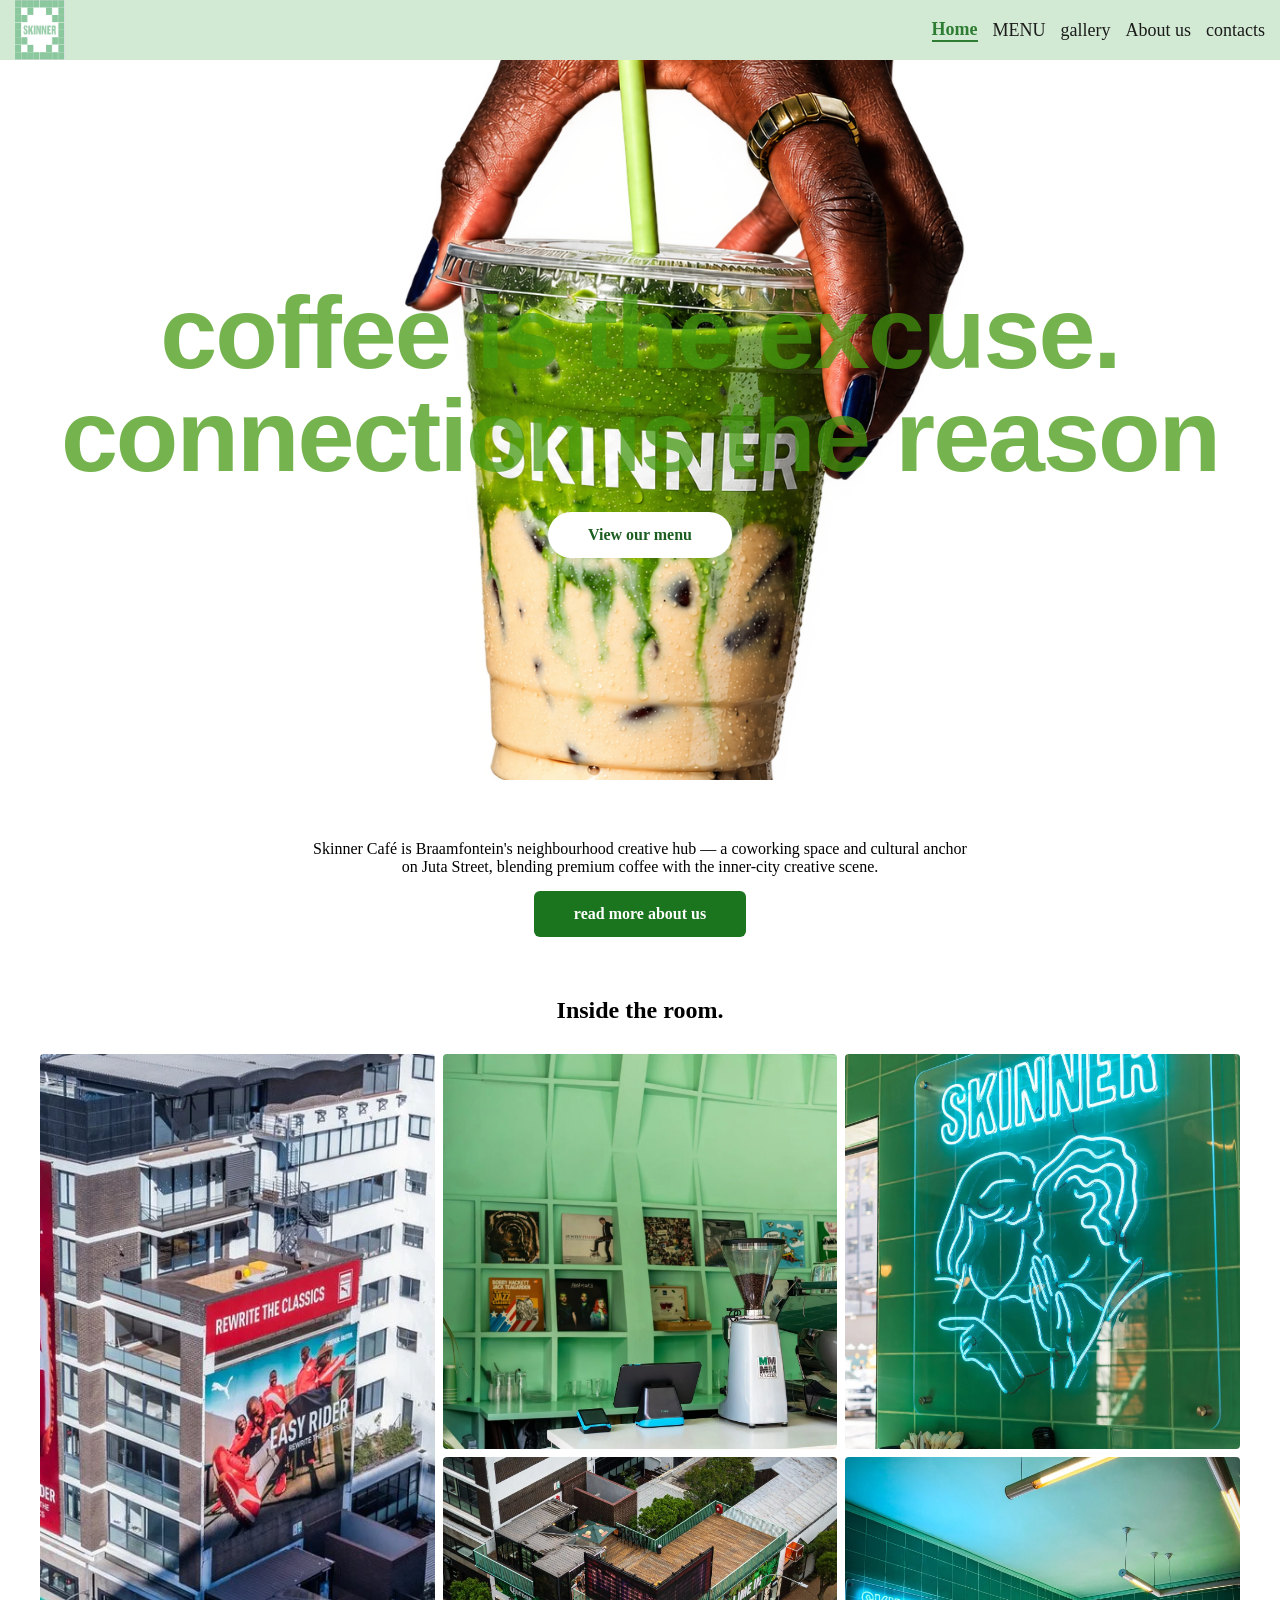
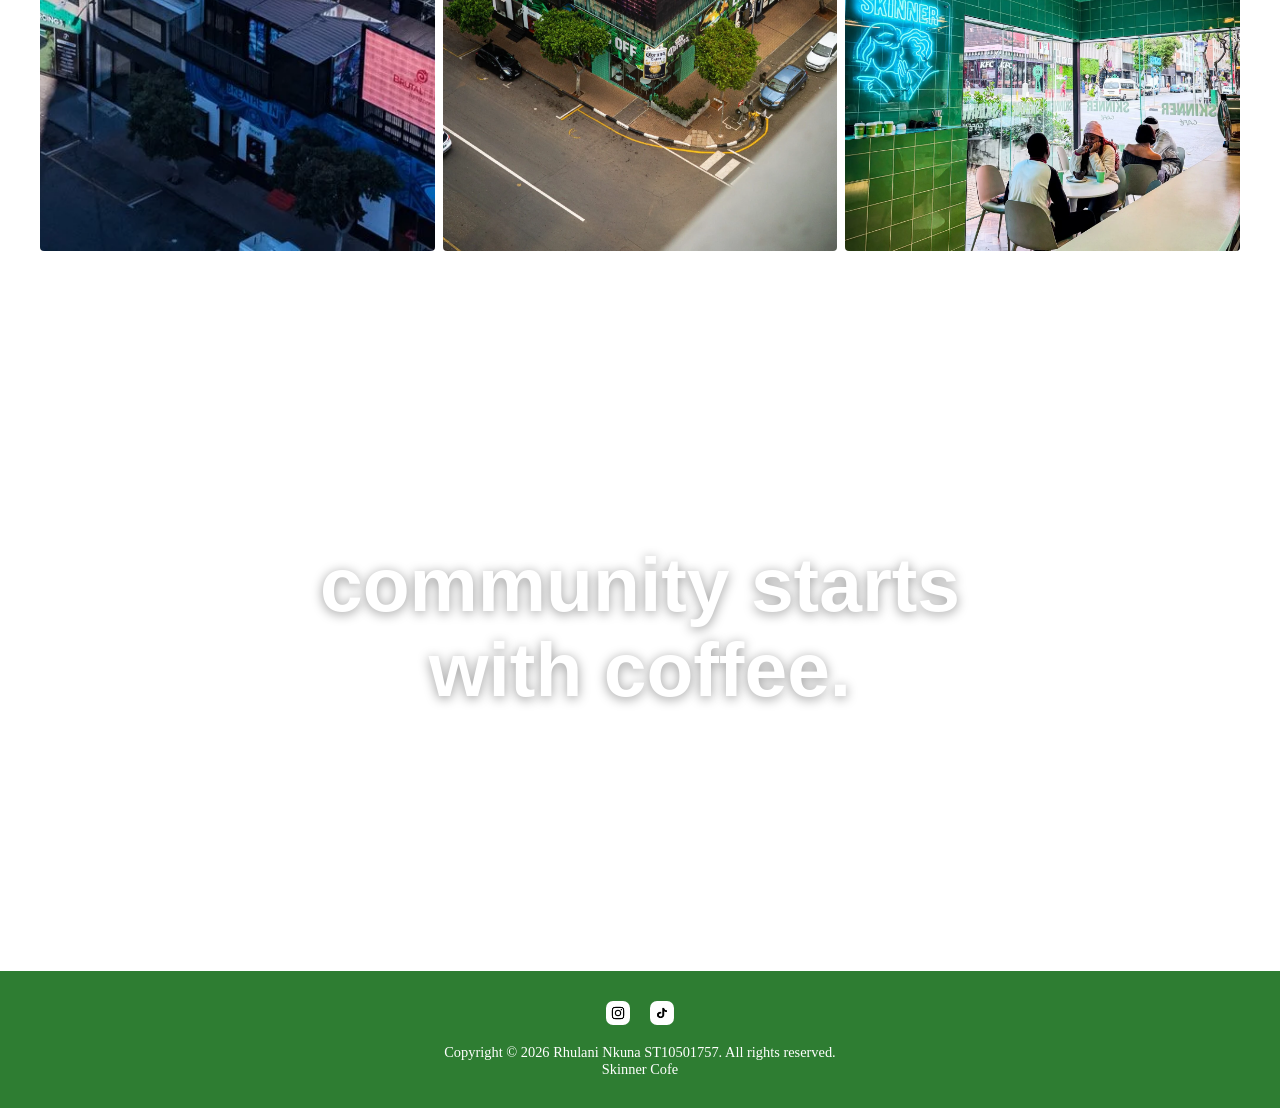
<file: Index.html>
<!DOCTYPE html>
<html lang="en">
<head>
    <meta charset="UTF-8">
    <meta name="viewport" content="width=device-width, initial-scale=1.0">
    <meta name="description" content="Skinner Café is Braamfontein's neighbourhood creative hub on Juta Street: premium coffee, freezos, breakfast and a coworking space for students and creatives.">
    <meta name="keywords" content="Cofe,Cofe shop,Cofe shope at bram">
    <meta name="author" content="Rhulani">
    <title>Skinner Café | Coffee Shop &amp; Coworking Space in Braamfontein</title>
    <link rel="stylesheet" href="CSS/Style.css">
    <script src="JS/javascreapt.js" defer></script>
</head>
 <!--HEADER Displays the Skinner Cafe logo at the top of every page-->
<body >
    <div class="box">
    
    <!--NAVIGATION-->
    <nav>
         <div class="LOGO">
        <img src="Images/LOGO.jpg" style="width: 50px; height: 60px;" alt="">
        
        </div>
       <div class="navigations">
            <ul >
                <a href="Index.html">Home</a>
                <a href="Menu.html">MENU</a>
                <a href="gallery.html">gallery</a>
                <a href="About.html">About us</a>
                <a href="contacts.html">contacts</a>
            </ul>
        </div>
    </nav>
    <!--MAIN CONTENT-->
    <main>
        <!--HERO SECTION-->

        <div class="hero-section">

            <img src="Images/landing page bg.png" alt="" class="hero-bg">

            <div class="hero-content">
                <h1>Coffee is the excuse. <br/> Connection is the reason</h1>
                <a href="Menu.html" class="hero-btn">View our menu</a>
            </div>

    </div>
    <!--INTRO / ABOUT TEASER-->
     
    <div class="home-intro">
        <p>Skinner Café is Braamfontein's neighbourhood creative hub —
             a coworking space and cultural anchor on Juta Street, blending premium 
             coffee with the inner-city creative scene.</p>
        <a href="about.html" class="read-more">read more about us</a>
    </div>

    <div class="heading"><h2>Inside the room.</h2></div-class>

    <div class="parent">  
        <div class="div1"><img src="Images/deck.webp" alt=""></div>
        <div class="div2"><img src="Images/skinner-1.webp" alt=""></div>
        <div class="div3"><img src="Images/skinner-2.webp" alt=""></div>
        <div class="div4"><img src="Images/skinner-3.webp" alt=""></div>
        <div class="div5"><img src="Images/skinner-5.webp" alt=""></div>
    </div>
    

   <div class="com">
    <div class="com-inner">
        <div class="com1">
            <video autoplay loop muted playsinline>
                <source src="Images/com-1.mp4">
            </video>
        </div>
        <div class="com2">
            <video autoplay loop muted playsinline>
                <source src="Images/com-2.mp4">
            </video>
        </div>
        <div class="com-text">
            <h2>community starts<br>with coffee.</h2>
        </div>
    </div>
</div>

    </main>
    <footer>
       <div class="footer-content">
        <div class="social-links">
            <a href="https://www.instagram.com/skinner_cafe/?hl=en" target="_blank" aria-label="Instagram">
                <img src="Images/instagram-icon.jpg" alt="Instagram">
            </a>
            <a href="https://www.tiktok.com/@playbraam" target="_blank" aria-label="TikTok">
                <img src="Images/tiktok-icon.jpg" alt="TikTok">
            </a>
        </div>
        <p class="copyright">Copyright © 2026 Rhulani Nkuna ST10501757. All rights reserved. <br> Skinner Cofe</p>
    </div>
    </footer>
</div>

</body>
</html>
</file>
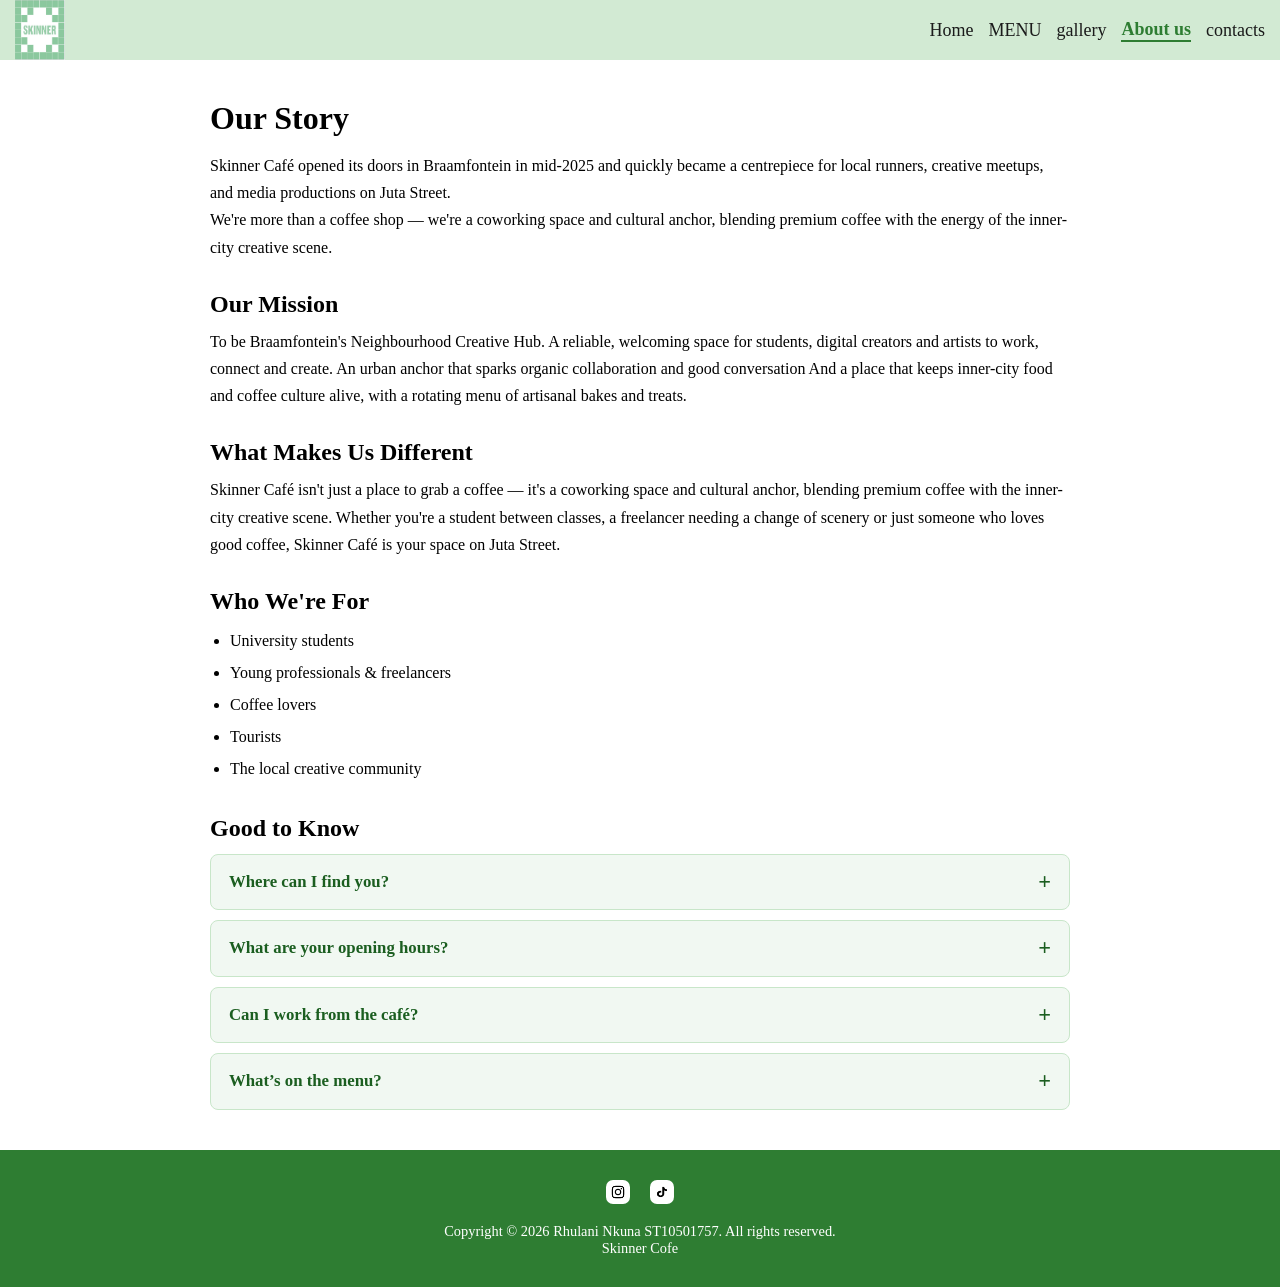
<file: About.html>
<!DOCTYPE html>
<html lang="en">
<head>
    <meta charset="UTF-8">
    <meta name="viewport" content="width=device-width, initial-scale=1.0">
    <meta name="description" content="Skinner Café opened in Braamfontein in mid-2025 as a coffee shop, coworking space and cultural anchor for students, freelancers and creatives on Juta Street.">
    <meta name="keywords" content="Cofe,Cofe shop,Cofe shope at bram">
    <meta name="author" content="Rhulani">
    <title>About Us | Braamfontein's Creative Hub | Skinner Café</title>
    <link rel="stylesheet" href="CSS/StyleAboutus.css">
    <script src="JS/javascreapt.js"defer></script>
</head>
<body>
    <div class="box">
       
    <!--NAVIGATION-->
    <nav>
         <div class="LOGO">
        <img src="Images/LOGO.jpg" style="width: 50px; height: 60px;" alt="">
        </div>
       <div class="navigations">
            <ul >
                <a href="Index.html">Home</a>
                <a href="Menu.html">MENU</a>
                <a href="gallery.html">gallery</a>
                <a href="About.html">About us</a>
                <a href="contacts.html">contacts</a>
            </ul>
        </div>
    </nav>
    <!--MAIN CONTENT-->
    <main>
        <div class="about-section">
            <!-- Page heading + short history/intro -->
            <h1>Our Story</h1>
            <p>Skinner Café opened its doors in Braamfontein in mid-2025 and quickly became a centrepiece for local runners, creative meetups, and media productions on Juta Street.</p>
            <p>We're more than a coffee shop — we're a coworking space and cultural anchor, blending premium coffee with the energy of the inner-city creative scene.</p>
            <!--MISSION-->
            <div class="about-block">
                <h2>Our Mission</h2>
                <p>To be Braamfontein's Neighbourhood Creative Hub. A reliable, welcoming space for students, digital creators and artists to work, connect and create. 
                    An urban anchor that sparks organic collaboration and good conversation And a place that keeps inner-city food and coffee culture alive, with a rotating menu of artisanal bakes and treats.</p>
            </div>
            <!-- DIFFERENTIATOR-->
            <div class="about-block">
                <h2>What Makes Us Different</h2>
                <p>Skinner Café isn't just a place to grab a coffee — it's a coworking space and cultural anchor, blending premium coffee with the inner-city creative scene.
                     Whether you're a student between classes, a freelancer needing a change of scenery or just someone who loves good coffee, Skinner Café is your space on Juta Street.</p>
            </div>
            <!--TARGET AUDIENCE-->
            <div class="about-block">
                <h2>Who We're For</h2>
                <ul class="about-list">
                    <li>University students</li>
                    <li>Young professionals & freelancers</li>
                    <li>Coffee lovers</li>
                    <li>Tourists</li>
                    <li>The local creative community</li>
                </ul>
            </div>
                        <!--TARGET AUDIENCE-->
            

            <!--ACCORDION: quick answers-->
            <div class="accordion">
                <h2>Good to Know</h2>

                <div class="accordion-item">
                    <button class="accordion-header" type="button" aria-expanded="false">
                        <span>Where can I find you?</span><span class="accordion-icon">+</span>
                    </button>
                    <div class="accordion-panel">
                        <div class="accordion-panel-inner">
                            We're at 70 Juta St, Braamfontein, Johannesburg, 2001.
                        </div>
                    </div>
                </div>

                <div class="accordion-item">
                    <button class="accordion-header" type="button" aria-expanded="false">
                        <span>What are your opening hours?</span><span class="accordion-icon">+</span>
                    </button>
                    <div class="accordion-panel">
                        <div class="accordion-panel-inner">
                            Monday to Friday: 7:30AM &ndash; 6PM<br>
                            Saturday: 8AM &ndash; 5PM<br>
                            Sunday: Closed
                        </div>
                    </div>
                </div>

                <div class="accordion-item">
                    <button class="accordion-header" type="button" aria-expanded="false">
                        <span>Can I work from the caf&eacute;?</span><span class="accordion-icon">+</span>
                    </button>
                    <div class="accordion-panel">
                        <div class="accordion-panel-inner">
                            Yes. Skinner Caf&eacute; is a coworking space as well as a coffee shop, built for students, freelancers and creators who want a change of scenery.
                        </div>
                    </div>
                </div>

                <div class="accordion-item">
                    <button class="accordion-header" type="button" aria-expanded="false">
                        <span>What&rsquo;s on the menu?</span><span class="accordion-icon">+</span>
                    </button>
                    <div class="accordion-panel">
                        <div class="accordion-panel-inner">
                            Premium coffee, iced lattes, freezos (including our signature Skinner Freezo), tea, soft drinks and breakfast bites. Browse the full <a href="Menu.html">menu</a>.
                        </div>
                    </div>
                </div>
            </div>
 
        </div>
    </main>
    <!--Social links and copyright. Shared across every page.-->
    <footer>
         <div class="footer-content">
        <div class="social-links">
            <a href="https://www.instagram.com/skinner_cafe/?hl=en" target="_blank" aria-label="Instagram">
                <img src="Images/instagram-icon.jpg" alt="Instagram">
            </a>
            <a href="https://www.tiktok.com/@playbraam" target="_blank" aria-label="TikTok">
                <img src="Images/tiktok-icon.jpg" alt="TikTok">
            </a>
        </div>
        <p class="copyright">Copyright © 2026 Rhulani Nkuna ST10501757. All rights reserved. <br> Skinner Cofe</p>
    </div>
    </footer>

</body>
</html>
</file>
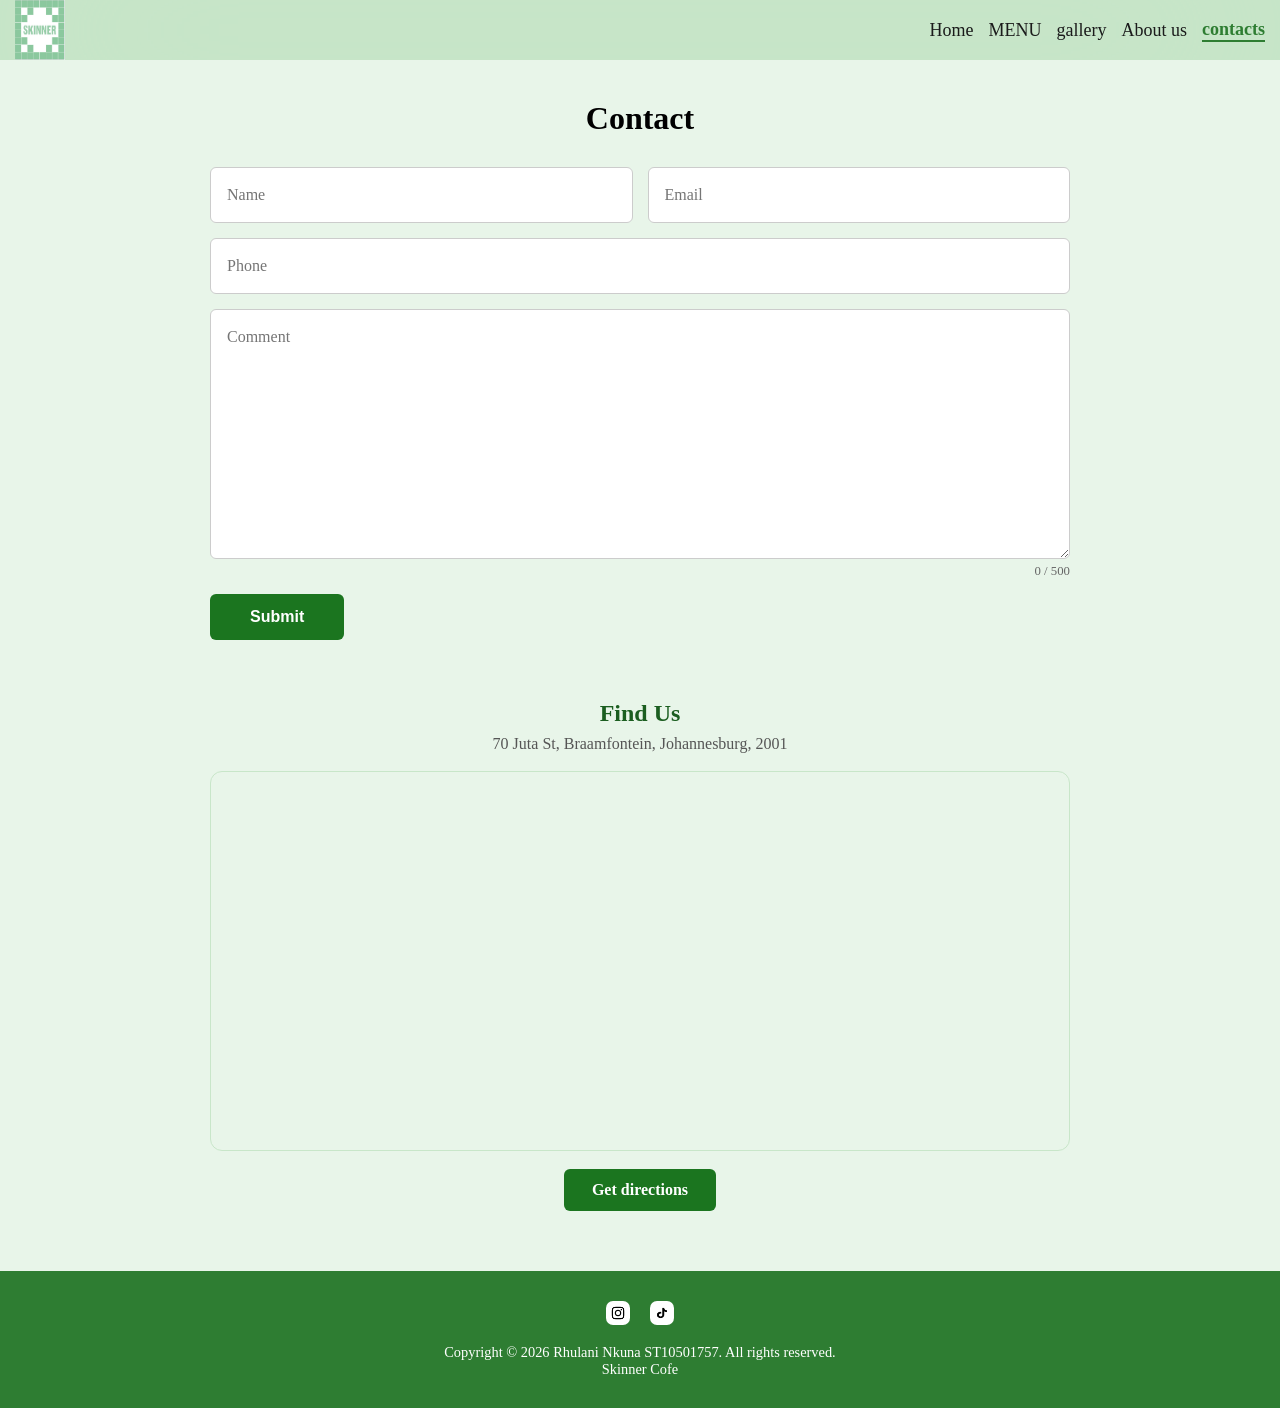
<file: contacts.html>
<!DOCTYPE html>
<html lang="en">
<head>
    <meta charset="UTF-8">
    <meta name="viewport" content="width=device-width, initial-scale=1.0">
    <meta name="description" content="Get in touch with Skinner Café or find us at 70 Juta St, Braamfontein, Johannesburg. Opening hours, map and enquiry form.">
    <meta name="keywords" content="Cofe,Cofe shop,Cofe shope at bram">
    <meta name="author" content="Rhulani">
    <title>Contact &amp; Directions | Skinner Café, Braamfontein</title>
    <link rel="stylesheet" href="CSS/Stylecon.css">
    <script src="JS/javascreapt.js" defer></script>
</head>
<body style="background-color: #E8F5E9 ;">
     <div class="box">
      
    <!--NAVIGATION-->
    <nav>
         <div class="LOGO">
        <img src="Images/LOGO.jpg" style="width: 50px; height: 60px;" alt="">
        </div>
       <div class="navigations">
            <ul >
                <a href="Index.html">Home</a>
                <a href="Menu.html">MENU</a>
                <a href="gallery.html">gallery</a>
                <a href="About.html">About us</a>
                <a href="contacts.html">contacts</a>
            </ul>
        </div>
    </nav>
    <!--MAIN CONTENT
    CONTACT PAGE 
     Simple enquiry form: name, email, phone, and a comment field-->
    <main>
        <div class="contact-section">
            <h1>Contact</h1>
            <form class="contact-form">
                <div class="form-row">
                    <input type="text" name="name" placeholder="Name" required>
                    <input type="email" name="email" placeholder="Email" required>
                </div>
                <input type="tel" name="phone" placeholder="Phone" class="full-width">
                <textarea name="comment" placeholder="Comment" class="full-width" rows="10"></textarea>
                <button type="submit">Submit</button>
            </form>
        </div>
        <!--MAP-->
         <div class="map-section">
            <h2>Find Us</h2>
            <p>70 Juta St, Braamfontein, Johannesburg, 2001</p>
            <iframe
                id="map"
                title="Map showing the location of Skinner Café"
                src="https://www.google.com/maps?q=70+Juta+St,+Braamfontein,+Johannesburg,+2001&output=embed"
                loading="lazy" allowfullscreen
                referrerpolicy="no-referrer-when-downgrade"></iframe>
            <div class="map-wrap">
                <a class="map-directions" target="_blank" rel="noopener"
                   href="https://www.google.com/maps/dir/?api=1&destination=70+Juta+St,+Braamfontein,+Johannesburg,+2001">Get directions</a>
            </div>
    </main>
    <!--Social links and copyright. Shared across every page.-->
    <footer>
        <div class="footer-content">
        <div class="social-links">
            <a href="https://www.instagram.com/skinner_cafe/?hl=en" target="_blank" aria-label="Instagram">
                <img src="Images/instagram-icon.jpg" alt="Instagram">
            </a>
            <a href="https://www.tiktok.com/@playbraam" target="_blank" aria-label="TikTok">
                <img src="Images/tiktok-icon.jpg" alt="TikTok">
            </a>
        </div>
        <p class="copyright">Copyright © 2026 Rhulani Nkuna ST10501757. All rights reserved. <br> Skinner Cofe</p>
    </div>
    </footer>
</body>
</html>
</file>
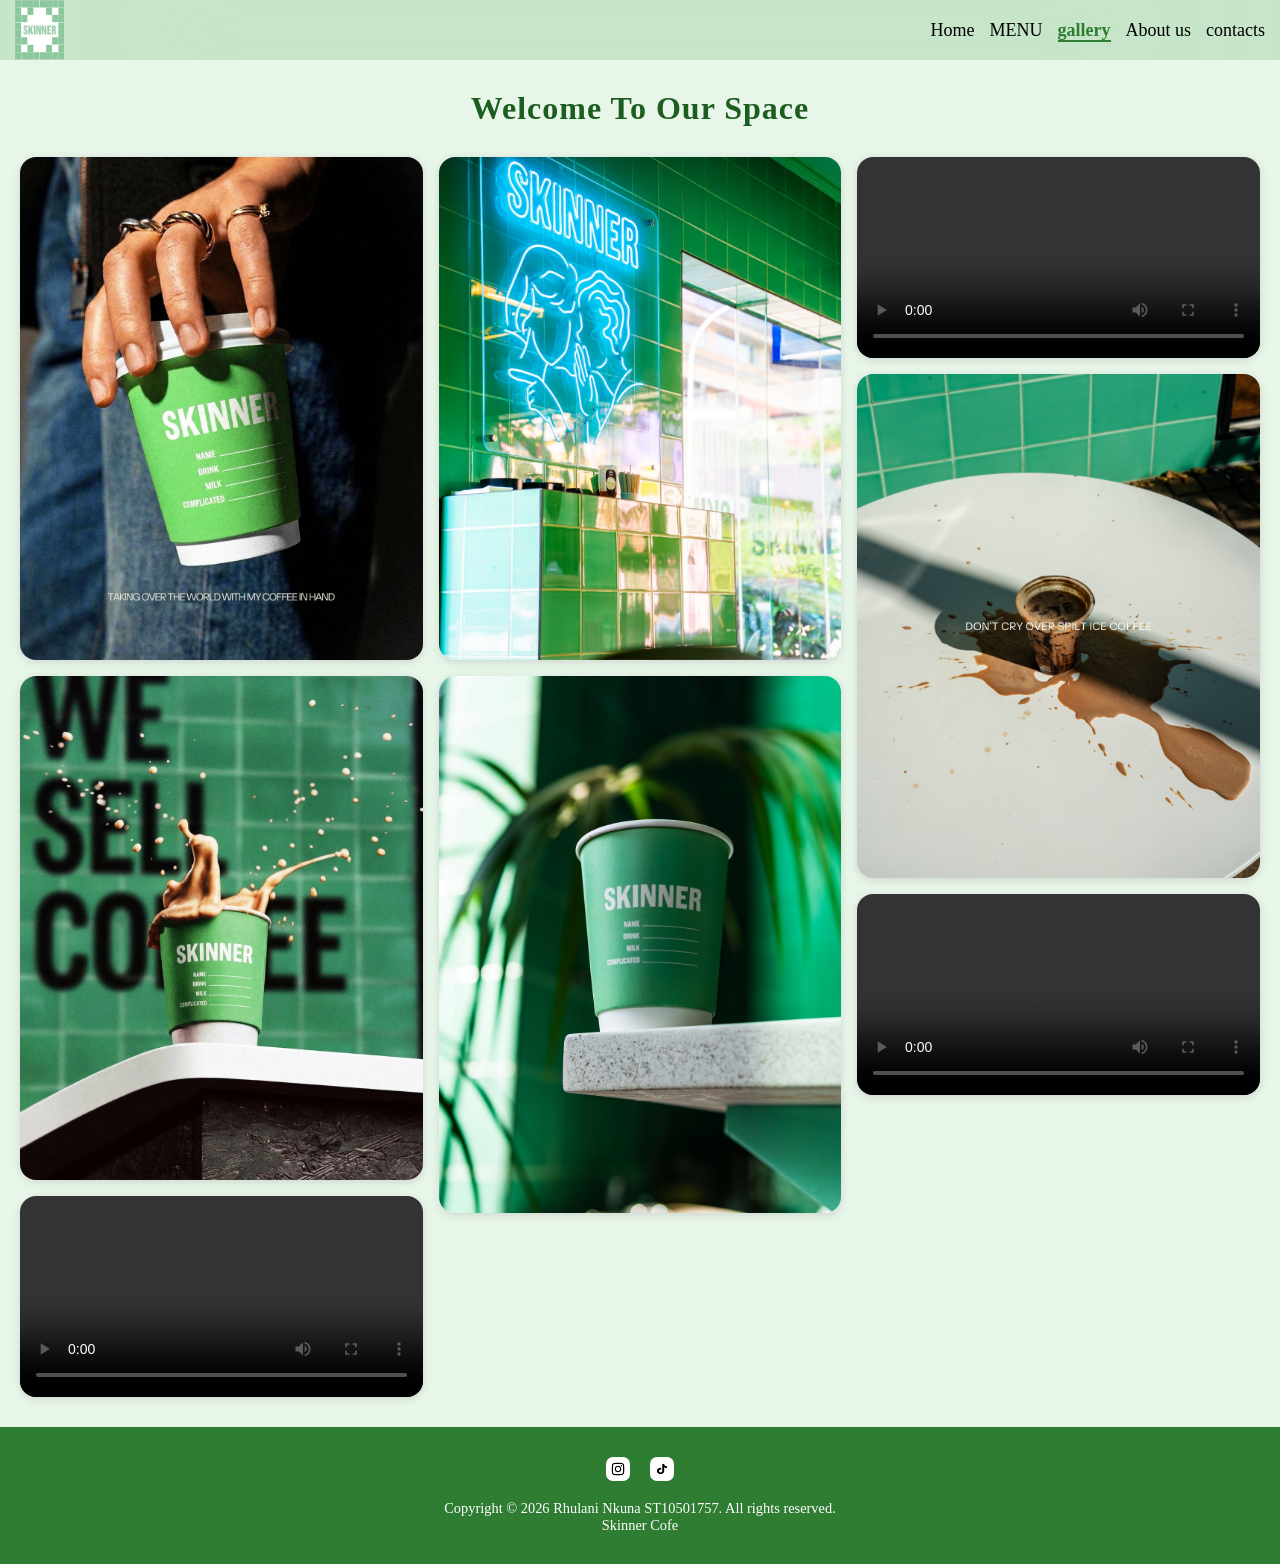
<file: gallery.html>
<!DOCTYPE html>
<html lang="en">
<head>
    <meta charset="UTF-8">
    <meta name="viewport" content="width=device-width, initial-scale=1.0">
    <meta name="description" content="Photos and videos from inside Skinner Café, the coffee shop and coworking space on Juta Street in Braamfontein, Johannesburg.">
    <meta name="keywords" content="Cofe,Cofe shop,Cofe shope at bram">
    <meta name="author" content="Rhulani">
    <title>Gallery | Inside Skinner Café, Braamfontein</title>
    <link rel="stylesheet" href="CSS/StyleGallery.css">
    <script src="JS/javascreapt.js" defer></script>
</head>
<body style="background-color: #E8F5E9;">
    <div class="box">

    <!--NAVIGATION-->
    <nav>
        <div class="LOGO">
            <img src="Images/LOGO.jpg" style="width: 50px; height: 60px;" alt="Skinner Cafe Logo">
        </div>
        <div class="navigations">
            <ul>
                <li><a href="Index.html">Home</a></li>
                <li><a href="Menu.html">MENU</a></li>
                <li><a href="gallery.html">gallery</a></li>
                <li><a href="About.html">About us</a></li>
                <li><a href="contacts.html">contacts</a></li>
            </ul>
        </div>
    </nav>

    <!--MAIN CONTENT-->
    <main>
        <h1 class="gallery-title">Welcome to our space</h1>

        <!-- Pinterest-style masonry grid -->
       <div class="gallery-grid">

            <div class="gallery-item">
                <img src="Images/Skinner Gallary/GALLARY PE.jpg" alt="Gallery image">
            </div>

            <div class="gallery-item">
                <img src="Images/Skinner Gallary/P COFE CUP D.jpg" alt="Coffee cup">
            </div>

            <div class="gallery-item">
                <video controls>
                    <source src="Images/Skinner Gallary/vid 1.mp4" type="video/mp4">
                </video>
            </div>

            <div class="gallery-item">
                <img src="Images/Skinner Gallary/SKINNER LIGHT PIC.jpg" alt="Skinner lights">
            </div>

            <div class="gallery-item">
                <img src="Images/Skinner Gallary/Skinner cup gallary.jpg" alt="Skinner cup">
            </div>

            <div class="gallery-item">
                <video controls>
                    <source src="Images/Skinner Gallary/vid 2.mp4" type="video/mp4">
                </video>
            </div>

            <div class="gallery-item">
                <img src="Images/Skinner Gallary/P SLOGEN.jpg" alt="Slogan">
            </div>

            <div class="gallery-item">
                <video controls>
                    <source src="Images/Skinner Gallary/vid 3.mp4" type="video/mp4">
                </video>
            </div>

        </div>
    </main>

    <!--FOOTER-->
    <footer>
        <div class="footer-content">
            <div class="social-links">
                <a href="https://www.instagram.com/skinner_cafe/?hl=en" target="_blank" aria-label="Instagram">
                    <img src="Images/instagram-icon.jpg" alt="Instagram">
                </a>
                <a href="https://www.tiktok.com/@playbraam" target="_blank" aria-label="TikTok">
                    <img src="Images/tiktok-icon.jpg" alt="TikTok">
                </a>
            </div>
            <p class="copyright">Copyright © 2026 Rhulani Nkuna ST10501757. All rights reserved. <br> Skinner Cofe</p>
        </div>
    </footer>

    </div>
    
</body>
</html>
</file>
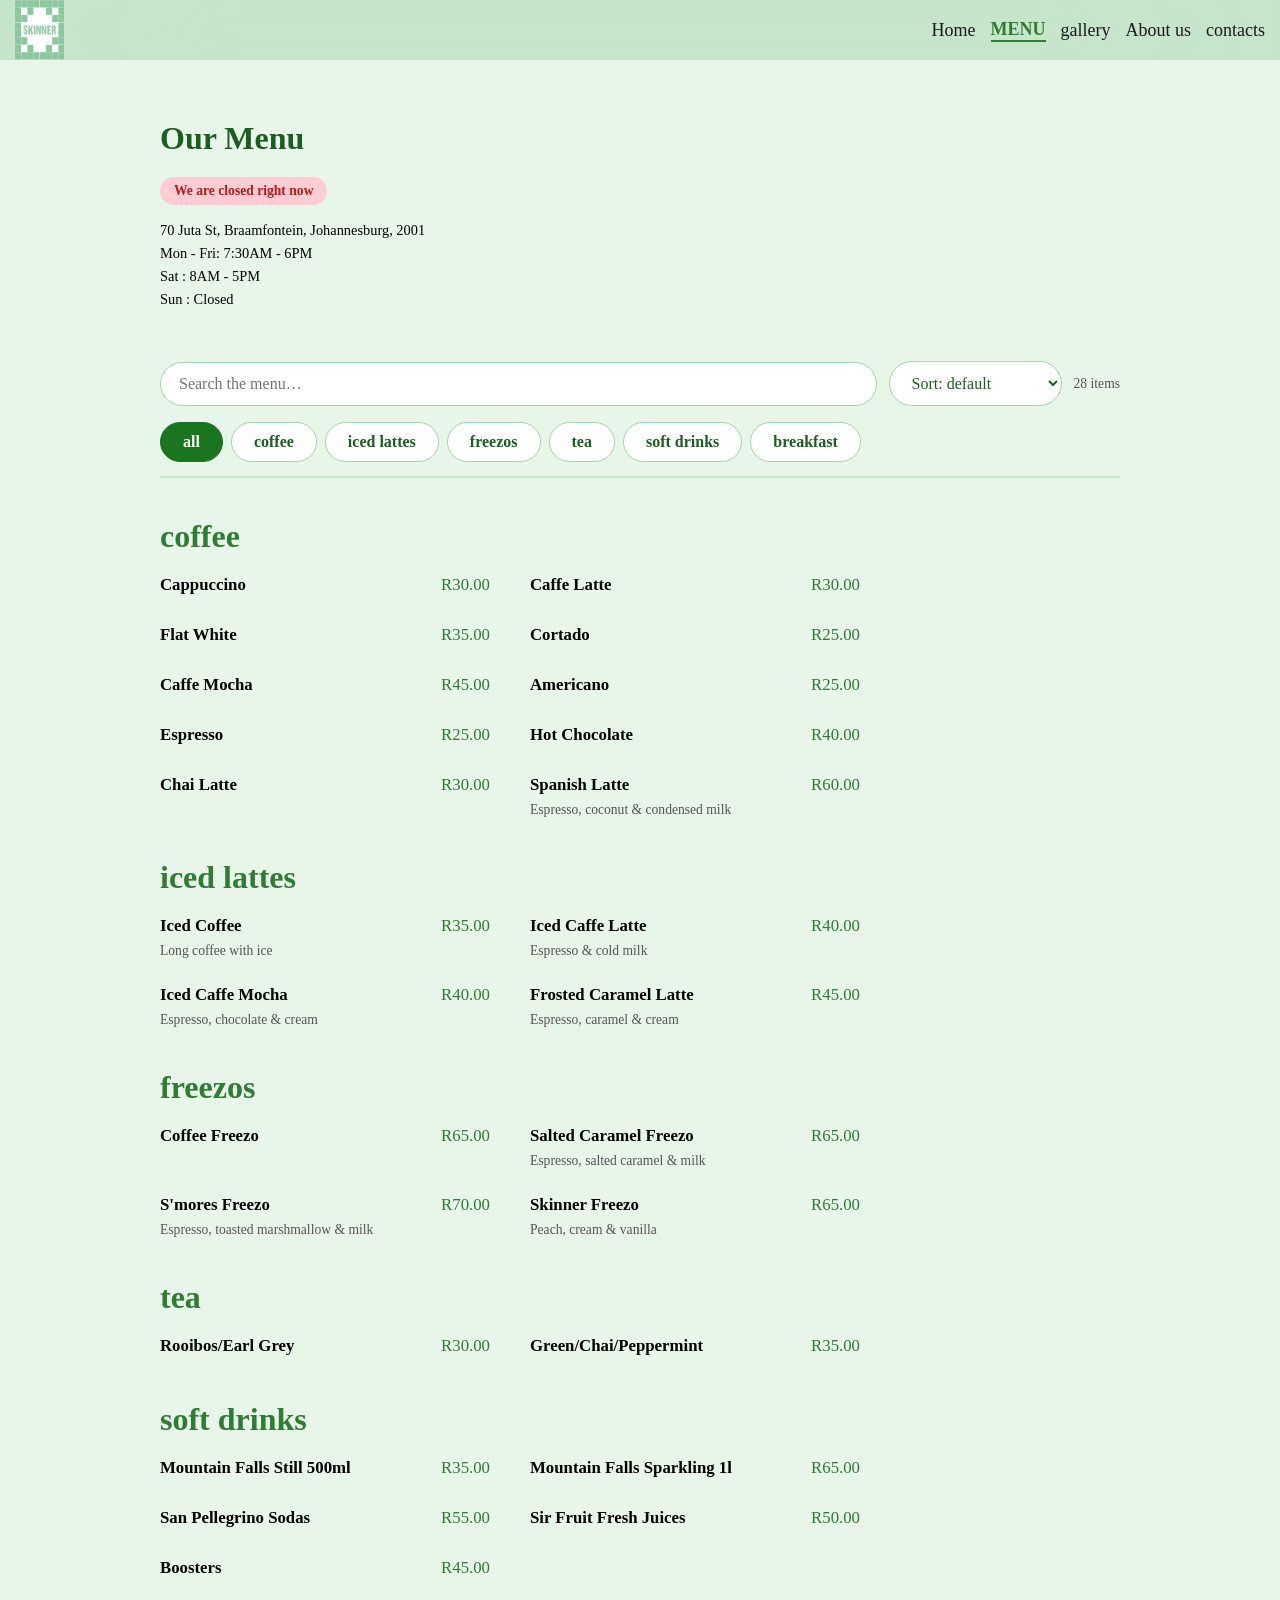
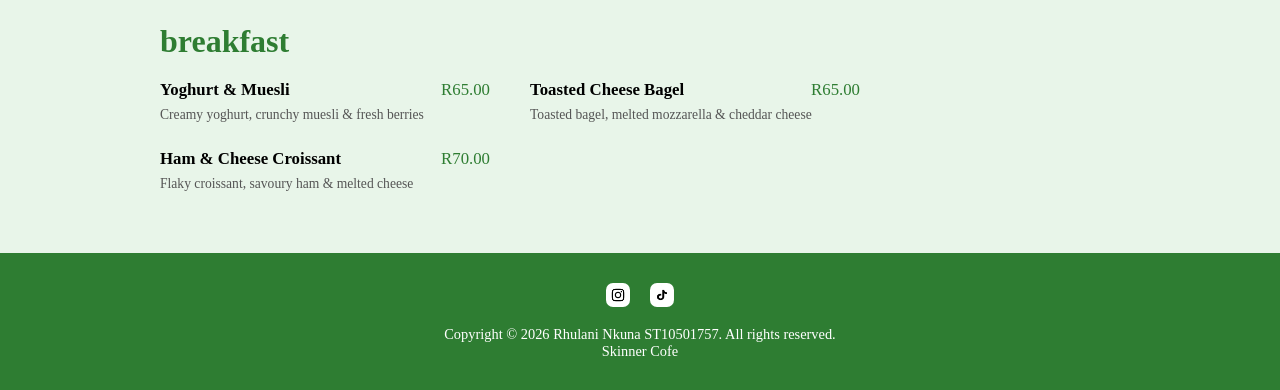
<file: Menu.html>
<!DOCTYPE html>
<html lang="en">
<head>
    <meta charset="UTF-8">
    <meta name="viewport" content="width=device-width, initial-scale=1.0">
    <meta name="description" content="Browse the Skinner Café menu: cappuccinos, iced lattes, freezos, tea and breakfast from R25. 70 Juta St, Braamfontein, Johannesburg.">
    <meta name="keywords" content="Cofe,Cofe shop,Cofe shope at bram">
    <meta name="author" content="Rhulani">
    <title>Menu | Skinner Café</title>
    <link rel="stylesheet" href="CSS/StyleMenu.css">
    <script src="JS/javascreapt.js" defer></script>
</head>
<body style="background-color: #E8F5E9 ;">
     <div class="box">
  
    <!--NAVIGATION-->
    <nav>
        <div class="LOGO">
        <img src="Images/LOGO.jpg" style="width: 50px; height: 60px;" alt="">
        </div>
       <div class="navigations">
            <ul >
                <a href="Index.html">Home</a>
                <a href="Menu.html">MENU</a>
                <a href="gallery.html">gallery</a>
                <a href="About.html">About us</a>
                <a href="contacts.html">contacts</a>
            </ul>
        </div>
    </nav>
    <!--MAIN CONTENT-->
    <main>
    <div class="menu-section">

                <h1 class="menu-title">Our Menu</h1>

        <div class="menu-info">
           
            <ul>
                <li> 70 Juta St, Braamfontein, Johannesburg, 2001</li>
                <li>Mon - Fri: 7:30AM - 6PM</li>
                <li>Sat : 8AM - 5PM</li>
                <li>Sun : Closed </li>
            </ul>
        </div>
        <!--SEARCH + SORT-->
        <div class="menu-toolbar">
            <input type="search" id="menu-search" class="menu-search" placeholder="Search the menu…" aria-label="Search the menu">
            <select id="menu-sort" class="menu-sort" aria-label="Sort the menu">
                <option value="default">Sort: default</option>
                <option value="price-asc">Price: low to high</option>
                <option value="price-desc">Price: high to low</option>
                <option value="name">Name: A to Z</option>
            </select>
            <span id="menu-count" class="menu-count" aria-live="polite"></span>
        </div>

        <!--CATEGORY BUTTONS (built by JS)-->
        <div id="menu-tabs" class="menu-tabs" role="group" aria-label="Menu categories"></div>

        
        <div id="menu-results" class="menu-panel"></div>

    </div>
    </main>
    <!--Social links and copyright. Shared across every page.-->
    <footer>
<div class="footer-content">
        <div class="social-links">
            <a href="https://www.instagram.com/skinner_cafe/?hl=en" target="_blank" aria-label="Instagram">
                <img src="Images/instagram-icon.jpg" alt="Instagram">
            </a>
            <a href="https://www.tiktok.com/@playbraam" target="_blank" aria-label="TikTok">
                <img src="Images/tiktok-icon.jpg" alt="TikTok">
            </a>
        </div>
        <p class="copyright">Copyright © 2026 Rhulani Nkuna ST10501757. All rights reserved. <br> Skinner Cofe</p>
    </div>    
</footer>
    
</body>
</html>
</file>
<file: CSS/Style.css>
*{
    margin: 0;
    padding: 0;
    box-sizing: border-box;
}

/* Images never overflow their container */
img{
    max-width: 100%;
    height: auto;
}

.box{
    display: grid;
    grid-gap: 0;
    grid-template-columns: 200px minmax(0, 1fr);
}

nav{
    grid-row: 1 / 2;
    grid-column: 1 / -1;
    background-color: rgba(165, 214, 167, 0.5);
    -webkit-backdrop-filter: blur(100px);
    backdrop-filter: blur(100px);
    display: flex;
    flex-wrap: wrap;
    justify-content: space-between;
    align-items: center;
    gap: 8px 20px;
    padding: 0 15px;
}

main{
    grid-row: 2 / 3;
    grid-column: 1 / -1;
    height: max-content;
}

footer{
    grid-row: 3 / 4;
    grid-column: 1 / -1;
    background-color: #2E7D32;
    padding: 30px 20px;
    text-align: center;
}

.LOGO img{
    display: block;
}

.navigations ul{
    display: flex;
    flex-wrap: wrap;
    align-items: center;
    gap: 15px;
    list-style: none;
    margin: 0;
    padding: 0;
    font-size: 18px;
}

.navigations ul a{
    text-decoration: none;
    color: #1b1b1b;
}

/* ── HERO ── */
.hero-section{
    position: relative;
    width: 100%;
    height: 80vh;
    height: 80svh;
    min-height: 280px;
    overflow: hidden;
    display: flex;
    justify-content: center;
    align-items: center;
    text-align: center;
}

.hero-section img{
    position: absolute;
    top: 0;
    left: 0;
    width: 100%;
    height: 100%;
    object-fit: cover;
    z-index: 1;
}

.hero-content{
    position: relative;
    z-index: 2;
    padding: 20px;
}

.hero-content h1{
    color: rgba(67, 151, 15, 0.733);
    font-size: clamp(3rem, 8vw, 7rem);
    font-weight: 900;
    font-family: Arial Black, sans-serif;
    text-shadow: none;
    overflow-wrap: break-word;
    line-height: 1;
    letter-spacing: -2px;
    text-transform: lowercase;
}
.hero-btn{
    display: inline-block;
    margin-top: 25px;
    background-color: #ffffff;
    color: #1b5e20;
    padding: 14px 40px;
    font-size: 1rem;
    font-weight: 700;
    border-radius: 50px;
    text-decoration: none;
    transition: background-color 0.25s ease, color 0.25s ease;
}
.hero-btn:hover{
    background-color: #1b5e20;
    color: #ffffff;
}

/* ── INTRO ── */
.home-intro{
    max-width: 700px;
    margin: clamp(30px, 6vw, 60px) auto;
    padding: 0 20px;
    text-align: center;
}

.read-more{
    display: inline-block;
    margin-top: 15px;
    background-color: #1b751f;
    color: #fff;
    border: none;
    padding: 14px 40px;
    font-size: 16px;
    font-weight: 600;
    border-radius: 6px;
    cursor: pointer;
    transition: background-color 0.2s;
    text-decoration: none;
}

.read-more:hover{
    background-color: #256a29;
    text-decoration: none;
}

/* ── GALLERY ── */
.parent{
    display: grid;
    grid-template-columns: repeat(3, minmax(0, 1fr));
    grid-template-rows: 1fr 1fr;
    gap: 8px;
    width: 100%;
    max-width: 1220px;
    margin: 0 auto;
    padding: 30px 10px 60px;
}

.parent img{
    width: 100%;
    height: 100%;
    object-fit: cover;
    display: block;
    border-radius: 4px;
}

.heading{
    text-align: center;
    margin-bottom: 30px;
}

.div1{
    grid-column: 1 / 2;
    grid-row: 1 / 3;
    align-self: stretch;
    contain: size;
    min-height: 0;
}

.div2{
    grid-column: 2 / 3;
    grid-row: 1 / 2;
    aspect-ratio: 1 / 1;
}

.div3{
    grid-column: 3 / 4;
    grid-row: 1 / 2;
    aspect-ratio: 1 / 1;
}

.div4{
    grid-column: 2 / 3;
    grid-row: 2 / 3;
    aspect-ratio: 1 / 1;
}

.div5{
    grid-column: 3 / 4;
    grid-row: 2 / 3;
    aspect-ratio: 1 / 1;
}

/* ── VIDEO SECTION ── */
.com{
    width: 100%;
    margin: 0;
    padding: 0;
}

.com-inner{
    position: relative;
    width: 100%;
    height: 70vh;
    height: 70svh;
    display: grid;
    grid-template-columns: 1fr 1fr;
    gap: 4px;
    overflow: hidden;
}

.com1,
.com2{
    position: relative;
    width: 100%;
    height: 100%;
    overflow: hidden;
}

.com1 video,
.com2 video{
    width: 100%;
    height: 100%;
    object-fit: cover;
    display: block;
}

/* text overlaid across both videos */
.com-text{
    position: absolute;
    top: 50%;
    left: 50%;
    transform: translate(-50%, -50%);
    z-index: 10;
    width: 80%;
    text-align: center;
    pointer-events: none;
}

.com-text h2{
    font-size: clamp(2rem, 6vw, 5rem);
    font-weight: 900;
    color: white;
    text-shadow: 0 2px 12px rgba(0,0,0,0.4);
    line-height: 1.1;
    font-family: Arial Black, sans-serif;
}

/* ── FOOTER ── */
.footer-content{
    display: flex;
    flex-direction: column;
    align-items: center;
    gap: 15px;
}

.social-links{
    display: flex;
    flex-wrap: wrap;
    justify-content: center;
    gap: 20px;
}

.social-links img{
    width: 24px;
    height: 24px;
    border-radius: 7px;
    transition: opacity 0.2s;
}

.copyright{
    color: white;
    font-size: 0.9rem;
}

/* ── TABLET (max 768px) ── */
@media (max-width: 768px) {

    .box{
        grid-template-columns: minmax(0, 1fr);
    }

    nav{
        flex-direction: column;
        align-items: center;
        padding: 10px 15px;
        gap: 8px;
    }

    .navigations ul{
        justify-content: center;
        gap: 10px 14px;
        font-size: 15px;
    }

    .navigations ul a{
        display: inline-block;
        padding: 6px 4px;
    }

    .hero-section{
        height: 60vh;
        height: 60svh;
    }

    .parent{
        grid-template-columns: repeat(2, minmax(0, 1fr));
        grid-template-rows: none;
        padding: 20px 10px 40px;
    }

    .div1{
        grid-column: 1 / -1;
        grid-row: auto;
        align-self: auto;
        contain: none;
        aspect-ratio: 16 / 10;
    }

    .div2,
    .div3,
    .div4,
    .div5{
        grid-column: auto;
        grid-row: auto;
    }

    .com-inner{
        height: 50vh;
        height: 50svh;
        gap: 3px;
    }

    .com-text{
        width: 90%;
    }

    .home-intro{
        margin: 40px auto;
    }
}

/* ── MOBILE (max 480px) ── */
@media (max-width: 480px) {

    nav{
        padding: 10px;
    }

    .LOGO img{
        width: 40px !important;
        height: 50px !important;
    }

    .navigations ul{
        gap: 4px 10px;
        font-size: 14px;
    }

    .hero-section{
        height: 50vh;
        height: 50svh;
        min-height: 240px;
    }

    .home-intro{
        padding: 0 15px;
    }

    .home-intro p{
        font-size: 0.95rem;
    }

    .read-more{
        padding: 12px 28px;
    }

    .parent{
        gap: 6px;
        padding: 16px 8px 32px;
    }

    .com-inner{
        height: 40vh;
        height: 40svh;
    }

    footer{
        padding: 24px 15px;
    }

    .copyright{
        font-size: 0.8rem;
    }
}
/* ── Mobile menu (hamburger) ── */
.nav-toggle{
    display: none;
    width: 44px;
    height: 44px;
    padding: 0;
    background: none;
    border: none;
    border-radius: 8px;
    cursor: pointer;
    flex-direction: column;
    align-items: center;
    justify-content: center;
    gap: 6px;
}
.nav-toggle span{
    display: block;
    width: 26px;
    height: 3px;
    background: #1b1b1b;
    border-radius: 3px;
    transition: transform 0.3s ease, opacity 0.2s ease;
}
.nav-toggle:hover{ background: rgba(46, 125, 50, 0.12); }
.nav-toggle:focus-visible{ outline: 2px solid #2E7D32; outline-offset: 2px; }
.nav-toggle[aria-expanded="true"] span:nth-child(1){ transform: translateY(9px) rotate(45deg); }
.nav-toggle[aria-expanded="true"] span:nth-child(2){ opacity: 0; }
.nav-toggle[aria-expanded="true"] span:nth-child(3){ transform: translateY(-9px) rotate(-45deg); }

@keyframes navDrop{
    from{ opacity: 0; transform: translateY(-6px); }
    to{ opacity: 1; transform: none; }
}

@media (max-width: 768px){
    nav{
        flex-direction: row;
        flex-wrap: wrap;
        justify-content: space-between;
        align-items: center;
        gap: 0;
        padding: 8px 15px;
    }
    .nav-toggle{ display: flex; }

    /* links hidden until the button is pressed */
    .navigations{
        display: none;
        flex: 0 0 100%;
        width: 100%;
    }
    nav.nav-open .navigations{
        display: block;
        animation: navDrop 0.25s ease;
    }
    .navigations ul{
        flex-direction: column;
        align-items: stretch;
        justify-content: flex-start;
        gap: 0;
        padding: 4px 0 10px;
        font-size: 17px;
    }
    .navigations ul a{
        display: block;
        padding: 13px 6px;
        border-bottom: 1px solid rgba(46, 125, 50, 0.2);
    }
    .navigations ul > a:last-child,
    .navigations ul > li:last-child > a{
        border-bottom: none;
    }
    .navigations ul a.active{
        border-bottom: 1px solid rgba(46, 125, 50, 0.2);
    }
}
/* Scroll-reveal animation */
.reveal{
    opacity: 0;
    transform: translateY(28px);
    transition: opacity 0.7s ease, transform 0.7s ease;
}
.reveal.is-visible{
    opacity: 1;
    transform: none;
}
@media (prefers-reduced-motion: reduce){
    .reveal{ opacity: 1; transform: none; transition: none; }
}

/* Current page in the nav */
.navigations a.active{
    color: #2E7D32 !important;
    font-weight: 700;
    border-bottom: 2px solid #2E7D32;
}

/* Back to top button */
.back-to-top{
    position: fixed;
    right: 20px;
    bottom: 20px;
    width: 44px;
    height: 44px;
    border: none;
    border-radius: 50%;
    background: #1b751f;
    color: #fff;
    font-size: 20px;
    cursor: pointer;
    opacity: 0;
    visibility: hidden;
    transform: translateY(10px);
    transition: opacity 0.3s, transform 0.3s, visibility 0.3s, background-color 0.2s;
    z-index: 900;
}
.back-to-top.show{
    opacity: 1;
    visibility: visible;
    transform: none;
}
.back-to-top:hover{ background: #256a29; }
</file>
<file: CSS/StyleAboutus.css>
*{
    margin: 0;
    padding: 0;
    box-sizing: border-box;
}
.box{
    display: grid;
    grid-gap: 0;
    grid-template-columns: 200px 1fr;
}

nav{
    grid-row: 1 / 2 ;
    grid-column: 1 / 3;
    background-color: rgba(165, 214, 167, 0.5);
    backdrop-filter: blur(100px);
    display: flex;
    justify-content: space-between;
    align-items: center;
    padding: 0 15px;
}
main{
   grid-row: 2 / 3 ;
    grid-column: 1 / 3;
    height: max-content;
}
footer{
    grid-row: 3 / 4 ;
    grid-column: 1 / 3;
}
.LOGO img{
    display: block;
}

.navigations ul{
    display: flex;
    align-items: center;
    gap: 15px;
    list-style: none;
    margin: 0;
    padding: 0;
    font-size: 18px;
}

.navigations ul a{
    text-decoration: none;
    color: #1b1b1b;
}

.about-section{
    max-width: 900px;
    margin: 40px auto;
    padding: 0 20px;
}

.about-section h1{
    font-size: 2rem;
    margin-bottom: 15px;
}

.about-block{
    margin-top: 30px;
}

.about-block h2{
    font-size: 1.5rem;
    margin-bottom: 10px;
}

.about-block p,
.about-section > p{
    line-height: 1.7;
    font-size: 1rem;
}

.about-list{
    list-style: disc;
    padding-left: 20px;
    line-height: 2;
}

footer{
    background-color: #2E7D32;
    padding: 30px 20px;
    text-align: center;
}

.footer-content{
    display: flex;
    flex-direction: column;
    align-items: center;
    gap: 15px;
}

.social-links{
    display: flex;
    gap: 20px;
}

.social-links img{
    width: 24px;
    height: 24px;
    border-radius: 7px;
    transition: opacity 0.2s;
}

.copyright{
    color: white;
    font-size: 0.9rem;
}

/* ── TABLET  (max 768px) ── */
@media (max-width: 768px) {

    .box{
        grid-template-columns: 1fr;
    }

    nav{
        grid-column: 1 / 2;
        flex-direction: column;
        align-items: flex-start;
        padding: 10px 15px;
        gap: 10px;
    }

    .navigations{
        width: 100%;
    }

    .navigations ul{
        flex-wrap: wrap;
        gap: 10px;
        font-size: 16px;
    }

    main{
        grid-column: 1 / 2;
    }

    footer{
        grid-column: 1 / 2;
    }

    .about-section{
        margin: 25px auto;
    }

    .about-section h1{
        font-size: 1.6rem;
    }

    .about-block h2{
        font-size: 1.3rem;
    }
}

/* ── MOBILE  (max 480px) ── */
@media (max-width: 480px) {

    nav{
        padding: 10px;
    }

    .LOGO img{
        width: 40px !important;
        height: 50px !important;
    }

    .navigations ul{
        gap: 8px;
        font-size: 14px;
    }

    .about-section{
        padding: 0 15px;
        margin: 20px auto;
    }

    .about-section h1{
        font-size: 1.4rem;
    }

    .about-block h2{
        font-size: 1.1rem;
    }

    .about-block p,
    .about-section > p{
        font-size: 0.95rem;
    }

    .copyright{
        font-size: 0.8rem;
    }
}
/* ── Mobile menu (hamburger) ── */
.nav-toggle{
    display: none;
    width: 44px;
    height: 44px;
    padding: 0;
    background: none;
    border: none;
    border-radius: 8px;
    cursor: pointer;
    flex-direction: column;
    align-items: center;
    justify-content: center;
    gap: 6px;
}
.nav-toggle span{
    display: block;
    width: 26px;
    height: 3px;
    background: #1b1b1b;
    border-radius: 3px;
    transition: transform 0.3s ease, opacity 0.2s ease;
}
.nav-toggle:hover{ background: rgba(46, 125, 50, 0.12); }
.nav-toggle:focus-visible{ outline: 2px solid #2E7D32; outline-offset: 2px; }
.nav-toggle[aria-expanded="true"] span:nth-child(1){ transform: translateY(9px) rotate(45deg); }
.nav-toggle[aria-expanded="true"] span:nth-child(2){ opacity: 0; }
.nav-toggle[aria-expanded="true"] span:nth-child(3){ transform: translateY(-9px) rotate(-45deg); }

@keyframes navDrop{
    from{ opacity: 0; transform: translateY(-6px); }
    to{ opacity: 1; transform: none; }
}

@media (max-width: 768px){
    nav{
        flex-direction: row;
        flex-wrap: wrap;
        justify-content: space-between;
        align-items: center;
        gap: 0;
        padding: 8px 15px;
    }
    .nav-toggle{ display: flex; }

    /* links hidden until the button is pressed */
    .navigations{
        display: none;
        flex: 0 0 100%;
        width: 100%;
    }
    nav.nav-open .navigations{
        display: block;
        animation: navDrop 0.25s ease;
    }
    .navigations ul{
        flex-direction: column;
        align-items: stretch;
        justify-content: flex-start;
        gap: 0;
        padding: 4px 0 10px;
        font-size: 17px;
    }
    .navigations ul a{
        display: block;
        padding: 13px 6px;
        border-bottom: 1px solid rgba(46, 125, 50, 0.2);
    }
    .navigations ul > a:last-child,
    .navigations ul > li:last-child > a{
        border-bottom: none;
    }
    .navigations ul a.active{
        border-bottom: 1px solid rgba(46, 125, 50, 0.2);
    }
}
/* ──  current page in nav ── */
.navigations a.active{
    color: #2E7D32 !important;
    font-weight: 700;
    border-bottom: 2px solid #2E7D32;
}

/* ──  back to top button ── */
.back-to-top{
    position: fixed;
    right: 20px;
    bottom: 20px;
    width: 44px;
    height: 44px;
    border: none;
    border-radius: 50%;
    background: #1b751f;
    color: #fff;
    font-size: 20px;
    cursor: pointer;
    opacity: 0;
    visibility: hidden;
    transform: translateY(10px);
    transition: opacity 0.3s, transform 0.3s, visibility 0.3s, background-color 0.2s;
    z-index: 900;
}
.back-to-top.show{
    opacity: 1;
    visibility: visible;
    transform: none;
}
.back-to-top:hover{ background: #256a29; }

/* ── Accordion ── */
.accordion{
    margin-top: 30px;
}
.accordion h2{
    font-size: 1.5rem;
    margin-bottom: 12px;
}
.accordion-item{
    border: 1px solid #c8e6c9;
    border-radius: 8px;
    margin-bottom: 10px;
    overflow: hidden;
    background: #f1f8f2;
}
.accordion-header{
    width: 100%;
    display: flex;
    justify-content: space-between;
    align-items: center;
    padding: 16px 18px;
    background: none;
    border: none;
    font: inherit;
    font-size: 1.05rem;
    font-weight: 600;
    text-align: left;
    cursor: pointer;
    color: #1b5e20;
}
.accordion-header:hover{ background: #e3f2e4; }
.accordion-header:focus-visible{ outline: 2px solid #2E7D32; outline-offset: -2px; }
.accordion-icon{
    font-size: 1.4rem;
    line-height: 1;
    transition: transform 0.3s ease;
}
.accordion-item.open .accordion-icon{ transform: rotate(45deg); }
.accordion-panel{
    max-height: 0;
    overflow: hidden;
    transition: max-height 0.35s ease;
}
.accordion-panel-inner{
    padding: 0 18px 16px;
    line-height: 1.7;
}
</file>
<file: CSS/Stylecon.css>
*{
    margin: 0;
    padding: 0;
    box-sizing: border-box;
}
.box{
    display: grid;
    grid-gap: 0;
    grid-template-columns: 200px 1fr;
}

nav{
    grid-row: 1 / 2 ;
    grid-column: 1 / 3;
    background-color: rgba(165, 214, 167, 0.5);
    backdrop-filter: blur(100px);
    display: flex;
    justify-content: space-between;
    align-items: center;
    padding: 0 15px;
}
main{
    grid-row: 2 / 3 ;
    grid-column: 1 / 3;
    height: max-content;
}
footer{
    grid-row: 3 / 4 ;
    grid-column: 1 / 3;
}
.LOGO img{
    display: block;
}

.navigations ul{
    display: flex;
    align-items: center;
    gap: 15px;
    list-style: none;
    margin: 0;
    padding: 0;
    font-size: 18px;
}

.navigations ul a{
    text-decoration: none;
    color: #1b1b1b;
}

footer{
    background-color: #2E7D32;
    padding: 30px 20px;
    text-align: center;
}

.footer-content{
    display: flex;
    flex-direction: column;
    align-items: center;
    gap: 15px;
}

.social-links{
    display: flex;
    gap: 20px;
}

.social-links img{
    width: 24px;
    height: 24px;
    border-radius: 7px;
    transition: opacity 0.2s;
}

.copyright{
    color: white;
    font-size: 0.9rem;
}

/* ── CONTACT FORM ── */
.contact-section{
    max-width: 900px;
    margin: 0 auto;
    padding: 40px 20px 60px;
}

.contact-section h1{
    text-align: center;
    margin-bottom: 30px;
}

.contact-form{
    display: flex;
    flex-direction: column;
    gap: 15px;
}

.form-row{
    display: flex;
    gap: 15px;
}

.contact-form input,
.contact-form textarea{
    padding: 18px 16px;
    border: 1px solid #ccc;
    border-radius: 6px;
    font-size: 16px;
    font-family: inherit;
    outline: none;
    background-color: #fff;
}

.form-row input{
    flex: 1;
    min-width: 0;
}

.contact-form input.full-width,
.contact-form textarea.full-width{
    width: 100%;
}

.contact-form input:focus,
.contact-form textarea:focus{
    border-color: #2E7D32;
    box-shadow: 0 0 0 2px rgba(46, 125, 50, 0.15);
}

.contact-form textarea{
    resize: vertical;
    min-height: 250px;
}

.contact-form button{
    align-self: flex-start;
    background-color: #1b751f;
    color: #fff;
    border: none;
    padding: 14px 40px;
    font-size: 16px;
    font-weight: 600;
    border-radius: 6px;
    cursor: pointer;
    transition: background-color 0.2s;
}

.contact-form button:hover{
    background-color: #256a29;
}

/* ── TABLET (max 768px) ── */
@media (max-width: 768px) {

    .box{
        grid-template-columns: 1fr;
    }

    nav{
        grid-column: 1 / 2;
        flex-direction: column;
        align-items: center;
        padding: 10px 15px;
        gap: 8px;
    }

    .navigations ul{
        flex-wrap: wrap;
        justify-content: center;
        gap: 10px;
        font-size: 15px;
    }

    main{
        grid-column: 1 / 2;
    }

    footer{
        grid-column: 1 / 2;
    }

    .form-row{
        flex-direction: column;
    }
}

/* ── MOBILE (max 480px) ── */
@media (max-width: 480px) {

    nav{
        padding: 10px;
    }

    .LOGO img{
        width: 40px !important;
        height: 50px !important;
    }

    .navigations ul{
        gap: 8px;
        font-size: 13px;
    }

    .copyright{
        font-size: 0.8rem;
    }

    .contact-form input,
    .contact-form textarea{
        font-size: 14px;
        padding: 14px 12px;
    }

    .contact-form button{
        width: 100%;
        text-align: center;
    }
}
/* ── Mobile menu (hamburger) ── */
.nav-toggle{
    display: none;
    width: 44px;
    height: 44px;
    padding: 0;
    background: none;
    border: none;
    border-radius: 8px;
    cursor: pointer;
    flex-direction: column;
    align-items: center;
    justify-content: center;
    gap: 6px;
}
.nav-toggle span{
    display: block;
    width: 26px;
    height: 3px;
    background: #1b1b1b;
    border-radius: 3px;
    transition: transform 0.3s ease, opacity 0.2s ease;
}
.nav-toggle:hover{ background: rgba(46, 125, 50, 0.12); }
.nav-toggle:focus-visible{ outline: 2px solid #2E7D32; outline-offset: 2px; }
.nav-toggle[aria-expanded="true"] span:nth-child(1){ transform: translateY(9px) rotate(45deg); }
.nav-toggle[aria-expanded="true"] span:nth-child(2){ opacity: 0; }
.nav-toggle[aria-expanded="true"] span:nth-child(3){ transform: translateY(-9px) rotate(-45deg); }

@keyframes navDrop{
    from{ opacity: 0; transform: translateY(-6px); }
    to{ opacity: 1; transform: none; }
}

@media (max-width: 768px){
    nav{
        flex-direction: row;
        flex-wrap: wrap;
        justify-content: space-between;
        align-items: center;
        gap: 0;
        padding: 8px 15px;
    }
    .nav-toggle{ display: flex; }

    /* links hidden until the button is pressed */
    .navigations{
        display: none;
        flex: 0 0 100%;
        width: 100%;
    }
    nav.nav-open .navigations{
        display: block;
        animation: navDrop 0.25s ease;
    }
    .navigations ul{
        flex-direction: column;
        align-items: stretch;
        justify-content: flex-start;
        gap: 0;
        padding: 4px 0 10px;
        font-size: 17px;
    }
    .navigations ul a{
        display: block;
        padding: 13px 6px;
        border-bottom: 1px solid rgba(46, 125, 50, 0.2);
    }
    .navigations ul > a:last-child,
    .navigations ul > li:last-child > a{
        border-bottom: none;
    }
    .navigations ul a.active{
        border-bottom: 1px solid rgba(46, 125, 50, 0.2);
    }
}
/* ── Shared: current page in nav ── */
.navigations a.active{
    color: #2E7D32 !important;
    font-weight: 700;
    border-bottom: 2px solid #2E7D32;
}

/* ── Shared: back to top button ── */
.back-to-top{
    position: fixed;
    right: 20px;
    bottom: 20px;
    width: 44px;
    height: 44px;
    border: none;
    border-radius: 50%;
    background: #1b751f;
    color: #fff;
    font-size: 20px;
    cursor: pointer;
    opacity: 0;
    visibility: hidden;
    transform: translateY(10px);
    transition: opacity 0.3s, transform 0.3s, visibility 0.3s, background-color 0.2s;
    z-index: 900;
}
.back-to-top.show{
    opacity: 1;
    visibility: visible;
    transform: none;
}
.back-to-top:hover{ background: #256a29; }

/* ── Form feedback ── */
.contact-form .field-error{
    border-color: #c62828 !important;
    background-color: #fff5f5 !important;
}
.error-msg{
    color: #c62828;
    font-size: 0.85rem;
    margin-top: -8px;
}
.char-counter{
    text-align: right;
    font-size: 0.8rem;
    color: #666;
    margin-top: -10px;
}
.char-counter.warn{ color: #c62828; }

/* ── Modal ── */
.modal-overlay{
    position: fixed;
    inset: 0;
    background: rgba(0, 0, 0, 0.55);
    display: flex;
    align-items: center;
    justify-content: center;
    padding: 20px;
    opacity: 0;
    visibility: hidden;
    transition: opacity 0.25s ease, visibility 0.25s ease;
    z-index: 1000;
}
.modal-overlay.show{
    opacity: 1;
    visibility: visible;
}
.modal{
    position: relative;
    background: #fff;
    max-width: 440px;
    width: 100%;
    padding: 36px 30px 30px;
    border-radius: 14px;
    text-align: center;
    transform: scale(0.9);
    transition: transform 0.25s ease;
}
.modal-overlay.show .modal{ transform: scale(1); }
.modal h2{ color: #1b5e20; margin-bottom: 10px; }
.modal p{ line-height: 1.6; margin-bottom: 20px; }
.modal-close{
    position: absolute;
    top: 8px;
    right: 14px;
    background: none;
    border: none;
    font-size: 1.8rem;
    cursor: pointer;
    color: #555;
}
.modal-ok{
    background-color: #1b751f;
    color: #fff;
    border: none;
    padding: 12px 36px;
    font-size: 1rem;
    font-weight: 600;
    border-radius: 6px;
    cursor: pointer;
}
.modal-ok:hover{ background-color: #256a29; }

/* ── Map ── */
.map-section{
    max-width: 900px;
    margin: 0 auto;
    padding: 0 20px 60px;
}
.map-section h2{
    text-align: center;
    margin-bottom: 8px;
    color: #1b5e20;
}
.map-section > p{
    text-align: center;
    margin-bottom: 18px;
    color: #555;
}
#map{
    width: 100%;
    height: 380px;
    border-radius: 12px;
    border: 1px solid #c8e6c9;
    z-index: 1;
}
.map-wrap{ text-align: center; }
.map-directions{
    display: inline-block;
    margin-top: 14px;
    background-color: #1b751f;
    color: #fff;
    padding: 12px 28px;
    border-radius: 6px;
    text-decoration: none;
    font-weight: 600;
}
.map-directions:hover{ background-color: #256a29; }

@media (max-width: 480px){
    #map{ height: 300px; }
}
</file>
<file: CSS/StyleGallery.css>
*{
    margin: 0;
    padding: 0;
    box-sizing: border-box;
}

.box{
    display: grid;
    grid-gap: 0;
    grid-template-columns: 200px 1fr;
}

nav{
    grid-row: 1 / 2;
    grid-column: 1 / 3;
    background-color: rgba(165, 214, 167, 0.5);
    backdrop-filter: blur(100px);
    display: flex;
    justify-content: space-between;
    align-items: center;
    padding: 0 15px;
}

main{
    grid-row: 2 / 3;
    grid-column: 1 / 3;
    height: max-content;
    padding: 30px 20px;
}

footer{
    grid-row: 3 / 4;
    grid-column: 1 / 3;
    background-color: #2E7D32;
    padding: 30px 20px;
    text-align: center;
}

.LOGO img{
    display: block;
}

.navigations ul{
    display: flex;
    align-items: center;
    gap: 15px;
    list-style: none;
    margin: 0;
    padding: 0;
    font-size: 18px;
}

.navigations a{
    text-decoration: none;
    color: inherit;
}

.navigations a:hover{
    color: #2E7D32;
}

/* ── GALLERY TITLE ── */
.gallery-title{
    text-align: center;
    font-size: 2rem;
    margin-bottom: 30px;
    color: #1b5e20;
    text-transform: capitalize;
    letter-spacing: 1px;
}

/* ── GALLERY GRID ── */
.gallery-grid{
    columns: 3 280px;
    column-gap: 16px;
}

.gallery-item{
    break-inside: avoid;
    margin-bottom: 16px;
    border-radius: 16px;
    overflow: hidden;
    background-color: #fff;
    box-shadow: 0 2px 8px rgba(0, 0, 0, 0.12);
    transition: transform 0.25s ease, box-shadow 0.25s ease;
}

.gallery-item:hover{
    transform: translateY(-4px);
    box-shadow: 0 6px 20px rgba(0, 0, 0, 0.18);
}

.gallery-item img{
    width: 100%;
    height: auto;
    display: block;
}

.gallery-item video{
    width: 100%;
    height: auto;
    display: block;
}

/* FOOTER */
.footer-content{
    display: flex;
    flex-direction: column;
    align-items: center;
    gap: 15px;
}

.social-links{
    display: flex;
    gap: 20px;
}

.social-links img{
    width: 24px;
    height: 24px;
    border-radius: 7px;
    transition: opacity 0.2s;
}

.social-links a:hover img{
    opacity: 0.75;
}

.copyright{
    color: white;
    font-size: 0.9rem;
}

/* ── TABLET (max 768px) ── */
@media (max-width: 768px) {

    .box{
        grid-template-columns: 1fr;
    }

    nav{
        grid-column: 1 / 2;
        flex-direction: column;
        align-items: center;
        padding: 10px 15px;
        gap: 8px;
    }

    .navigations ul{
        flex-wrap: wrap;
        justify-content: center;
        gap: 10px;
        font-size: 15px;
    }

    main{
        grid-column: 1 / 2;
        padding: 20px 15px;
    }

    footer{
        grid-column: 1 / 2;
    }

    .gallery-grid{
    columns: 2 200px;
    }

    .gallery-title{
        font-size: 1.6rem;
    }
}

/* ── MOBILE (max 480px) ── */
@media (max-width: 480px) {

    nav{
        padding: 10px;
    }

    .LOGO img{
        width: 40px !important;
        height: 50px !important;
    }

    .navigations ul{
        gap: 8px;
        font-size: 13px;
    }

    .gallery-grid{
    columns: 1;
    }

    .gallery-title{
        font-size: 1.3rem;
        margin-bottom: 20px;
    }

    .copyright{
        font-size: 0.8rem;
    }
}
/* ── Mobile menu (hamburger) ── */
.nav-toggle{
    display: none;
    width: 44px;
    height: 44px;
    padding: 0;
    background: none;
    border: none;
    border-radius: 8px;
    cursor: pointer;
    flex-direction: column;
    align-items: center;
    justify-content: center;
    gap: 6px;
}
.nav-toggle span{
    display: block;
    width: 26px;
    height: 3px;
    background: #1b1b1b;
    border-radius: 3px;
    transition: transform 0.3s ease, opacity 0.2s ease;
}
.nav-toggle:hover{ background: rgba(46, 125, 50, 0.12); }
.nav-toggle:focus-visible{ outline: 2px solid #2E7D32; outline-offset: 2px; }
.nav-toggle[aria-expanded="true"] span:nth-child(1){ transform: translateY(9px) rotate(45deg); }
.nav-toggle[aria-expanded="true"] span:nth-child(2){ opacity: 0; }
.nav-toggle[aria-expanded="true"] span:nth-child(3){ transform: translateY(-9px) rotate(-45deg); }

@keyframes navDrop{
    from{ opacity: 0; transform: translateY(-6px); }
    to{ opacity: 1; transform: none; }
}

@media (max-width: 768px){
    nav{
        flex-direction: row;
        flex-wrap: wrap;
        justify-content: space-between;
        align-items: center;
        gap: 0;
        padding: 8px 15px;
    }
    .nav-toggle{ display: flex; }

    /* links hidden until the button is pressed */
    .navigations{
        display: none;
        flex: 0 0 100%;
        width: 100%;
    }
    nav.nav-open .navigations{
        display: block;
        animation: navDrop 0.25s ease;
    }
    .navigations ul{
        flex-direction: column;
        align-items: stretch;
        justify-content: flex-start;
        gap: 0;
        padding: 4px 0 10px;
        font-size: 17px;
    }
    .navigations ul a{
        display: block;
        padding: 13px 6px;
        border-bottom: 1px solid rgba(46, 125, 50, 0.2);
    }
    .navigations ul > a:last-child,
    .navigations ul > li:last-child > a{
        border-bottom: none;
    }
    .navigations ul a.active{
        border-bottom: 1px solid rgba(46, 125, 50, 0.2);
    }
}

/* ──  current page in nav ── */
.navigations a.active{
    color: #2E7D32 !important;
    font-weight: 700;
    border-bottom: 2px solid #2E7D32;
}

/* ──  back to top button ── */
.back-to-top{
    position: fixed;
    right: 20px;
    bottom: 20px;
    width: 44px;
    height: 44px;
    border: none;
    border-radius: 50%;
    background: #1b751f;
    color: #fff;
    font-size: 20px;
    cursor: pointer;
    opacity: 0;
    visibility: hidden;
    transform: translateY(10px);
    transition: opacity 0.3s, transform 0.3s, visibility 0.3s, background-color 0.2s;
    z-index: 900;
}
.back-to-top.show{
    opacity: 1;
    visibility: visible;
    transform: none;
}
.back-to-top:hover{ background: #256a29; }

/* ── Lightbox ── */
.gallery-item img{ cursor: zoom-in; }

.lightbox{
    position: fixed;
    inset: 0;
    background: rgba(0, 0, 0, 0.9);
    display: flex;
    align-items: center;
    justify-content: center;
    opacity: 0;
    visibility: hidden;
    transition: opacity 0.25s ease, visibility 0.25s ease;
    z-index: 1100;
}
.lightbox.show{ opacity: 1; visibility: visible; }

.lightbox-img{
    max-width: 90vw;
    max-height: 82vh;
    border-radius: 8px;
    box-shadow: 0 10px 40px rgba(0, 0, 0, 0.6);
    transform: scale(0.94);
    transition: transform 0.25s ease;
}
.lightbox.show .lightbox-img{ transform: scale(1); }

.lightbox-caption{
    position: absolute;
    bottom: 22px;
    left: 0;
    right: 0;
    text-align: center;
    color: #fff;
    font-size: 0.95rem;
}

.lightbox button{
    position: absolute;
    background: rgba(255, 255, 255, 0.15);
    border: none;
    color: #fff;
    cursor: pointer;
    border-radius: 50%;
    width: 48px;
    height: 48px;
    font-size: 1.6rem;
    transition: background-color 0.2s;
}
.lightbox button:hover{ background: rgba(255, 255, 255, 0.3); }
.lightbox-close{ top: 18px; right: 18px; }
.lightbox-prev{ left: 18px; top: 50%; transform: translateY(-50%); }
.lightbox-next{ right: 18px; top: 50%; transform: translateY(-50%); }

@media (max-width: 480px){
    .lightbox-prev, .lightbox-next{ width: 40px; height: 40px; }
}
</file>
<file: CSS/StyleMenu.css>
*{
    margin: 0;
    padding: 0;
    box-sizing: border-box;
}
.box{
    display: grid;
    grid-gap: 0;
    grid-template-columns: 200px 1fr;
}


nav{
    grid-row: 1 / 2 ;
    grid-column: 1 / 3;
    background-color: rgba(165, 214, 167, 0.5);
    backdrop-filter: blur(100px);

    display: flex;
    justify-content: space-between;
    align-items: center;
    padding: 0 15px;
}
main{
   grid-row: 2 / 3 ;
    grid-column: 1 / 3;
    height: max-content;
   
}
footer{
    grid-row: 3 / 4 ;
    grid-column: 1 / 3;
}
.menu-title{
    font-size: 2rem;
    color: #1b5e20;
    margin-bottom: 20px;
}
.LOGO img{
    display: block;
}

.navigations ul{
    display: flex;
    align-items: center;
    gap: 15px;
    list-style: none;
    margin: 0;
    padding: 0;
    font-size: 18px;
}

.navigations ul a{
    text-decoration: none;
    color: #1b1b1b;
}

.menu-section{
    max-width: 1000px;
    margin: 0 auto;
    padding: 60px 20px;
}

.menu-info{
    display: flex;
    align-items: center;
    gap: 30px;
    margin-bottom: 50px;
}

.menu-info img{
    width: 60px;
    height: 70px;
}

.menu-info ul{
    list-style: none;
    font-size: 0.9rem;
    line-height: 1.6;
}

.menu-category{
    font-size: 2rem;
    margin: 40px 0 20px;
    color: #2E7D32;
    text-transform: lowercase;
}

.menu-grid{
    display: grid;
    grid-template-columns: repeat(auto-fit, minmax(220px, 1fr));
    gap: 25px 40px;
    max-width: 700px; /* keeps short rows from stretching too wide */
}

.menu-item h3{
    display: flex;
    justify-content: space-between;
    font-size: 1.05rem;
    margin-bottom: 5px;
}

.menu-item h3 span{
    font-weight: normal;
    color: #2E7D32;
}

.menu-item p{
    font-size: 0.85rem;
    color: #555;
    line-height: 1.4;
}

.menu-columns{
    display: grid;
    grid-template-columns: 1fr 1fr;
    gap: 40px;
    margin-top: 40px;
}

@media (max-width: 700px){
    .menu-grid{
        grid-template-columns: 1fr;
    }
    .menu-columns{
        grid-template-columns: 1fr;
    }
    .menu-info{
        flex-direction: column;
        text-align: center;
    }
}
footer{
    background-color: #2E7D32;
    padding: 30px 20px;
    text-align: center;
}

.footer-content{
    display: flex;
    flex-direction: column;
    align-items: center;
    gap: 15px;
}

.social-links{
    display: flex;
    gap: 20px;
}

.social-links img{
    width: 24px;
    height: 24px;
    border-radius: 7px;
    transition: opacity 0.2s;
}

.copyright{
    color: white;
    font-size: 0.9rem;
}
/* ── Shared: current page in nav ── */
.navigations a.active{
    color: #2E7D32 !important;
    font-weight: 700;
    border-bottom: 2px solid #2E7D32;
}
/* ── Mobile menu (hamburger) ── */
.nav-toggle{
    display: none;
    width: 44px;
    height: 44px;
    padding: 0;
    background: none;
    border: none;
    border-radius: 8px;
    cursor: pointer;
    flex-direction: column;
    align-items: center;
    justify-content: center;
    gap: 6px;
}
.nav-toggle span{
    display: block;
    width: 26px;
    height: 3px;
    background: #1b1b1b;
    border-radius: 3px;
    transition: transform 0.3s ease, opacity 0.2s ease;
}
.nav-toggle:hover{ background: rgba(46, 125, 50, 0.12); }
.nav-toggle:focus-visible{ outline: 2px solid #2E7D32; outline-offset: 2px; }
.nav-toggle[aria-expanded="true"] span:nth-child(1){ transform: translateY(9px) rotate(45deg); }
.nav-toggle[aria-expanded="true"] span:nth-child(2){ opacity: 0; }
.nav-toggle[aria-expanded="true"] span:nth-child(3){ transform: translateY(-9px) rotate(-45deg); }

@keyframes navDrop{
    from{ opacity: 0; transform: translateY(-6px); }
    to{ opacity: 1; transform: none; }
}

@media (max-width: 768px){
    nav{
        flex-direction: row;
        flex-wrap: wrap;
        justify-content: space-between;
        align-items: center;
        gap: 0;
        padding: 8px 15px;
    }
    .nav-toggle{ display: flex; }

    /* links hidden until the button is pressed */
    .navigations{
        display: none;
        flex: 0 0 100%;
        width: 100%;
    }
    nav.nav-open .navigations{
        display: block;
        animation: navDrop 0.25s ease;
    }
    .navigations ul{
        flex-direction: column;
        align-items: stretch;
        justify-content: flex-start;
        gap: 0;
        padding: 4px 0 10px;
        font-size: 17px;
    }
    .navigations ul a{
        display: block;
        padding: 13px 6px;
        border-bottom: 1px solid rgba(46, 125, 50, 0.2);
    }
    .navigations ul > a:last-child,
    .navigations ul > li:last-child > a{
        border-bottom: none;
    }
    .navigations ul a.active{
        border-bottom: 1px solid rgba(46, 125, 50, 0.2);
    }
}

/* ── Shared: back to top button ── */
.back-to-top{
    position: fixed;
    right: 20px;
    bottom: 20px;
    width: 44px;
    height: 44px;
    border: none;
    border-radius: 50%;
    background: #1b751f;
    color: #fff;
    font-size: 20px;
    cursor: pointer;
    opacity: 0;
    visibility: hidden;
    transform: translateY(10px);
    transition: opacity 0.3s, transform 0.3s, visibility 0.3s, background-color 0.2s;
    z-index: 900;
}
.back-to-top.show{
    opacity: 1;
    visibility: visible;
    transform: none;
}
.back-to-top:hover{ background: #256a29; }

/* ── Menu tabs ── */
.menu-tabs{
    display: flex;
    flex-wrap: wrap;
    gap: 8px;
    margin: 0 0 10px;
    padding-bottom: 14px;
    border-bottom: 2px solid #c8e6c9;
}
.menu-tab{
    background: #fff;
    border: 1px solid #a5d6a7;
    color: #1b5e20;
    padding: 10px 22px;
    font: inherit;
    font-weight: 600;
    border-radius: 50px;
    cursor: pointer;
    text-transform: lowercase;
    transition: background-color 0.2s, color 0.2s, transform 0.15s;
}
.menu-tab:hover{ background: #e3f2e4; transform: translateY(-1px); }
.menu-tab.active{ background: #1b751f; color: #fff; border-color: #1b751f; }
.menu-tab:focus-visible{ outline: 2px solid #2E7D32; outline-offset: 2px; }

.menu-panel{ animation: tabFade 0.35s ease; }
.menu-panel[hidden]{ display: none; }
@keyframes tabFade{
    from{ opacity: 0; transform: translateY(8px); }
    to{ opacity: 1; transform: none; }
}

/* ── Open / closed badge ── */
.open-badge{
    display: inline-block;
    padding: 6px 14px;
    border-radius: 50px;
    font-size: 0.85rem;
    font-weight: 700;
    margin-bottom: 14px;
}
.open-badge.open{ background: #c8e6c9; color: #1b5e20; }
.open-badge.closed{ background: #ffcdd2; color: #b71c1c; }

/* ── Search + sort ── */
.menu-toolbar{
    display: flex;
    flex-wrap: wrap;
    align-items: center;
    gap: 12px;
    margin-bottom: 16px;
}
.menu-search{
    flex: 1 1 240px;
    min-width: 0;
    padding: 12px 18px;
    border: 1px solid #a5d6a7;
    border-radius: 50px;
    font: inherit;
    background: #fff;
    outline: none;
}
.menu-sort{
    padding: 12px 18px;
    border: 1px solid #a5d6a7;
    border-radius: 50px;
    font: inherit;
    background: #fff;
    color: #1b5e20;
    cursor: pointer;
}
.menu-search:focus,
.menu-sort:focus{
    border-color: #2E7D32;
    box-shadow: 0 0 0 2px rgba(46, 125, 50, 0.15);
}
.menu-count{
    font-size: 0.85rem;
    color: #555;
}
.menu-empty{
    padding: 30px 0;
    color: #555;
}

@media (max-width: 480px){
    .menu-tab{ padding: 8px 16px; font-size: 0.9rem; }
}
</file>
